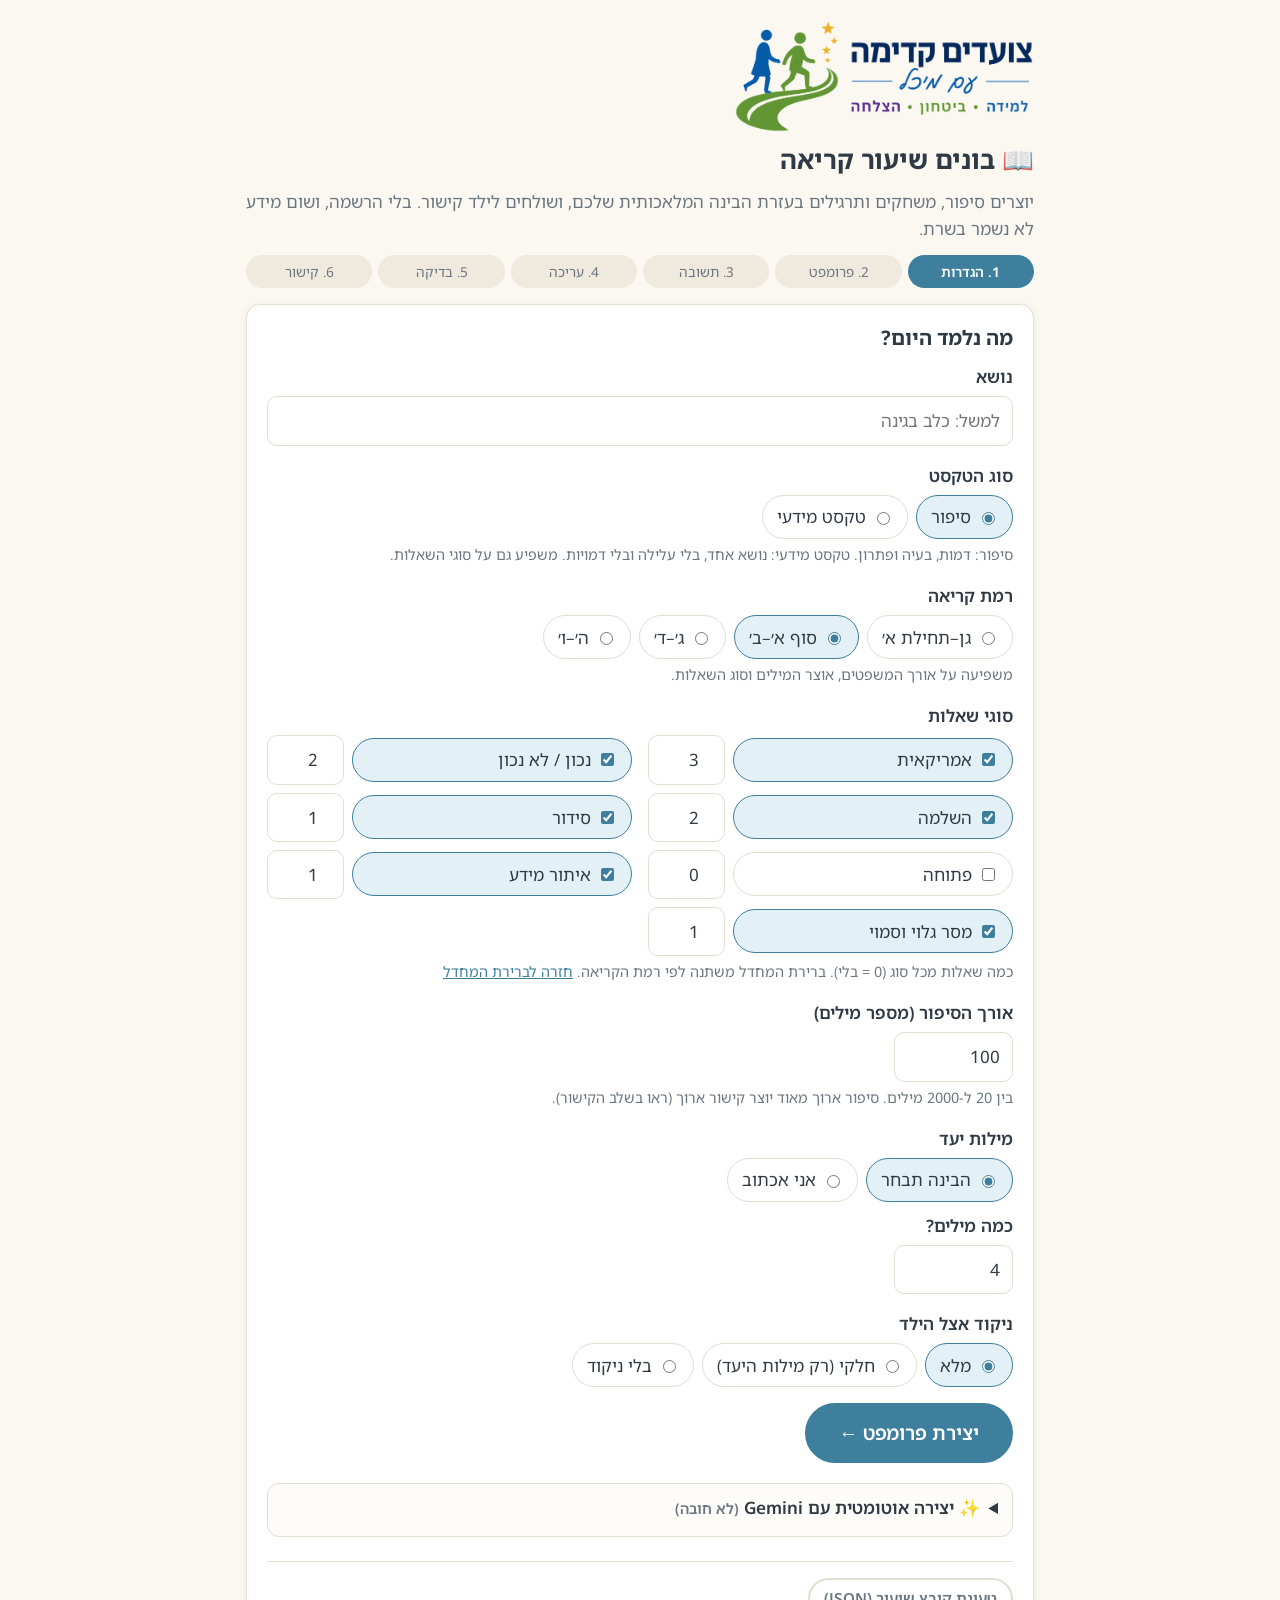
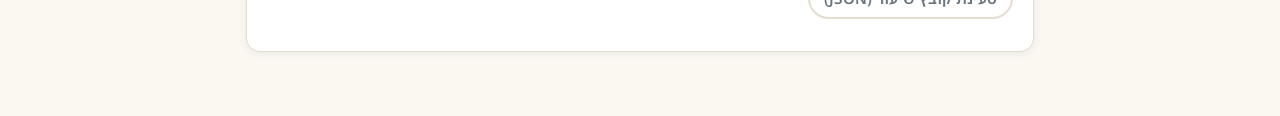
<file: index.html>
<!doctype html>
<html lang="he" dir="rtl">
<head>
  <meta charset="utf-8">
  <meta name="viewport" content="width=device-width, initial-scale=1, viewport-fit=cover">
  <title>בונים שיעור קריאה</title>
  <link rel="icon" href="data:image/svg+xml,%3Csvg xmlns=%27http://www.w3.org/2000/svg%27 viewBox=%270 0 100 100%27%3E%3Ctext y=%27.9em%27 font-size=%2790%27%3E📖%3C/text%3E%3C/svg%3E">
  <link rel="preconnect" href="https://fonts.googleapis.com">
  <link rel="preconnect" href="https://fonts.gstatic.com" crossorigin>
  <link rel="stylesheet" href="https://fonts.googleapis.com/css2?family=Noto+Sans+Hebrew:wght@400;600;700&display=swap">
  <link rel="stylesheet" href="css/style.css?v=28">
</head>
<body>
  <div class="wrap" id="wrap">
    <header class="site-head">
      <img class="site-logo" src="assets/logo-web.png" width="720" height="271" alt="צועדים קדימה עם מיכל – למידה, ביטחון, הצלחה">
      <h1>📖 בונים שיעור קריאה</h1>
      <p class="muted">יוצרים סיפור, משחקים ותרגילים בעזרת הבינה המלאכותית שלכם, ושולחים לילד קישור. בלי הרשמה, ושום מידע לא נשמר בשרת.</p>
    </header>

    <!-- Shown once, after the library's setup link was opened (see setupLibrary in builder.js) -->
    <div class="msgs" id="libraryMsgs"></div>

    <ol class="steps" id="steps">
      <li data-step="1">1. הגדרות</li>
      <li data-step="2">2. פרומפט</li>
      <li data-step="3">3. תשובה</li>
      <li data-step="4">4. עריכה</li>
      <li data-step="5">5. בדיקה</li>
      <li data-step="6">6. קישור</li>
    </ol>

    <!-- Automatic flow with Gemini: stage list, filled by builder.js -->
    <section id="autoFlow" class="card auto-flow" hidden>
      <div class="row">
        <strong class="grow">✨ יצירה אוטומטית</strong>
        <button type="button" class="btn small quiet" id="autoFlowClose">הסתרה</button>
      </div>
      <ol class="auto-stages" id="autoStages" aria-live="polite"></ol>
      <div class="auto-plan" id="autoPlan" hidden></div>
      <div class="msgs" id="autoFlowMsgs"></div>
    </section>

    <!-- Step 1: settings -->
    <section id="step1" class="card" hidden>
      <h2>מה נלמד היום?</h2>
      <form id="settingsForm" novalidate>
        <div class="field">
          <label for="topic">נושא</label>
          <input type="text" id="topic" required placeholder="למשל: כלב בגינה">
        </div>

        <div class="field">
          <span class="label">סוג הטקסט</span>
          <div class="choices" id="genreChoices"></div>
          <div class="hint">סיפור: דמות, בעיה ופתרון. טקסט מידעי: נושא אחד, בלי עלילה ובלי דמויות. משפיע גם על סוגי השאלות.</div>
        </div>

        <div class="field">
          <span class="label">רמת קריאה</span>
          <div class="choices" id="levelChoices"></div>
          <div class="hint">משפיעה על אורך המשפטים, אוצר המילים וסוג השאלות.</div>
        </div>

        <div class="field">
          <span class="label">סוגי שאלות</span>
          <div class="ex-types" id="exTypes"></div>
          <div class="hint">כמה שאלות מכל סוג (0 = בלי). ברירת המחדל משתנה לפי רמת הקריאה.
            <button type="button" class="link-btn" id="exDefaults">חזרה לברירת המחדל</button></div>
        </div>

        <div class="field">
          <label for="length">אורך הסיפור (מספר מילים)</label>
          <input type="number" id="length" class="narrow" min="20" max="2000" step="10" value="100" inputmode="numeric">
          <div class="hint">בין 20 ל-2000 מילים. סיפור ארוך מאוד יוצר קישור ארוך (ראו בשלב הקישור).</div>
        </div>

        <div class="field">
          <span class="label">מילות יעד</span>
          <div class="choices">
            <label class="choice"><input type="radio" name="wordsMode" value="number" checked> הבינה תבחר</label>
            <label class="choice"><input type="radio" name="wordsMode" value="list"> אני אכתוב</label>
          </div>
          <div id="wordsNumberBox" class="field" style="margin-top:10px">
            <label for="wordCount">כמה מילים?</label>
            <input type="number" id="wordCount" class="narrow" min="2" max="10" value="4" inputmode="numeric">
          </div>
          <div id="wordsListBox" class="field" style="margin-top:10px" hidden>
            <label for="wordList">המילים (מופרדות בפסיק או בשורה חדשה)</label>
            <textarea id="wordList" rows="3" placeholder="כלב, גינה, כדור"></textarea>
            <div class="hint">בין 2 ל-10 מילים, בלי ניקוד. הניקוד יתווסף בהמשך בעזרת הנקדן של דיקטה.</div>
          </div>
        </div>

        <div class="field">
          <span class="label">ניקוד אצל הילד</span>
          <div class="choices">
            <label class="choice"><input type="radio" name="nikud" value="full" checked> מלא</label>
            <label class="choice"><input type="radio" name="nikud" value="partial"> חלקי (רק מילות היעד)</label>
            <label class="choice"><input type="radio" name="nikud" value="none"> בלי ניקוד</label>
          </div>
        </div>

        <div class="msgs" id="settingsMsgs"></div>

        <div class="row">
          <button type="button" class="btn primary big" id="autoCreate" hidden>✨ צור שיעור</button>
          <button type="submit" class="btn primary big" id="makePrompt">יצירת פרומפט ←</button>
        </div>
        <label class="choice fast-mode" id="fastModeBox" hidden>
          <input type="checkbox" id="fastMode"> מצב מהיר
          <span class="muted small">(הרעיון הראשון והמתווה מאושרים אוטומטית)</span>
        </label>
        <p class="muted small" id="autoCreateHint" style="margin-top:8px" hidden>
          "צור שיעור" כותב את השיעור עם Gemini, בודק אותו ומכין את הניקוד. "יצירת פרומפט" מתאים להעתקה לכל צ׳אט (גם ChatGPT).
        </p>
      </form>

      <details class="gemini-box" id="geminiBox">
        <summary>✨ יצירה אוטומטית עם Gemini <span class="muted small">(לא חובה)</span> <span class="tag" id="geminiState" hidden>מפתח שמור</span></summary>
        <p class="small">עם מפתח חינמי של Gemini, האתר כותב את השיעור ובודק אותו בעצמו, בלי להעתיק ולהדביק.
          <a href="gemini-setup.html" target="_blank" rel="noopener">איך מקבלים מפתח?</a></p>
        <div class="field">
          <label for="geminiKey">מפתח Gemini API</label>
          <input type="password" id="geminiKey" class="code-input" autocomplete="off" spellcheck="false" placeholder="הדביקו כאן את המפתח">
          <div class="hint">⚠️ המפתח נשמר רק בדפדפן הזה. אל תשמרו מפתח במחשב משותף (למשל בחדר המורים), ומחקו אותו כשמסיימים.</div>
        </div>
        <div class="row">
          <button type="button" class="btn small" id="checkKey">בדוק מפתח</button>
          <button type="button" class="btn small danger" id="deleteKey">מחק מפתח</button>
        </div>
        <div class="msgs" id="geminiMsgs"></div>
      </details>

      <hr style="border:none;border-top:1px solid var(--line);margin:24px 0 16px">
      <div class="row">
        <button type="button" class="btn small" id="resumeDraft" hidden>להמשיך לערוך את השיעור האחרון</button>
        <button type="button" class="btn small quiet" id="loadJsonBtn">טעינת קובץ שיעור (JSON)</button>
        <input type="file" id="loadJsonInput" accept=".json,application/json" hidden>
      </div>
      <div class="msgs" id="loadMsgs"></div>
    </section>

    <!-- Step 2: prompt -->
    <section id="step2" class="card" hidden>
      <h2>העתיקו את הפרומפט</h2>
      <p>הדביקו בצ׳אט של הבינה שלכם ושלחו.<br><span class="muted small">מתאים לכל צ׳אט: <bdi>ChatGPT</bdi>, <bdi>Gemini</bdi> ואחרים.</span></p>
      <div class="row" style="margin-bottom:12px">
        <button type="button" class="btn primary big" id="copyPrompt">📋 העתק</button>
      </div>
      <div class="msg info model-tip" id="modelTip"><strong>לתוצאה הטובה ביותר, בחרו בצ׳אט את המודל החזק ביותר שיש לכם (למשל Pro ב-Gemini), ולא מצב מהיר או בחירה אוטומטית.</strong></div>
      <p class="muted small">העתיקו את התשובה בכפתור ההעתקה שמעל בלוק הקוד. אם הבינה יצרה קובץ, אפשר לטעון אותו בכפתור טעינת קובץ.</p>
      <details>
        <summary class="muted small" style="cursor:pointer;margin-bottom:8px">הצגת הפרומפט</summary>
        <pre class="prompt" id="promptText"></pre>
      </details>
      <div class="row" style="margin-top:16px">
        <button type="button" class="btn quiet" data-go="1">→ חזרה</button>
        <span class="grow"></span>
        <button type="button" class="btn primary" data-go="3">קיבלתי תשובה ←</button>
      </div>
    </section>

    <!-- Step 3: paste response -->
    <section id="step3" class="card" hidden>
      <h2>הדביקו את התשובה</h2>
      <p class="muted">העתיקו את כל התשובה של הבינה והדביקו כאן.</p>
      <div class="field">
        <textarea id="response" rows="10" class="code" placeholder="{ ... }"></textarea>
      </div>
      <div class="row" style="margin-bottom:12px">
        <span class="muted small">הבינה יצרה קובץ?</span>
        <button type="button" class="btn small quiet" id="responseFileBtn">📂 טעינת קובץ</button>
        <input type="file" id="responseFileInput" accept=".json,.txt,application/json,text/plain" hidden>
      </div>
      <div class="msgs" id="parseMsgs"></div>
      <div id="fixBox" hidden>
        <p><strong>אפשר לשלוח לבינה את ההודעה הזו כדי שתתקן:</strong></p>
        <pre class="prompt" id="fixText"></pre>
        <div class="row" style="margin-bottom:12px">
          <button type="button" class="btn" id="copyFix">📋 העתק הודעת תיקון</button>
        </div>
      </div>
      <div class="row">
        <button type="button" class="btn quiet" data-go="2">→ חזרה</button>
        <span class="grow"></span>
        <button type="button" class="btn" id="continueAnyway" hidden>להמשיך לעריכה בכל זאת ←</button>
        <button type="button" class="btn primary" id="parseBtn">בדיקה ←</button>
      </div>
    </section>

    <!-- Step 4: preview & edit -->
    <section id="step4" hidden>
      <div class="editor-grid">
        <div class="card" id="editorCol">
          <h2>עריכה</h2>
          <div id="editor"></div>
        </div>
        <div class="preview-col">
          <div class="card">
            <h2>כך הילד יראה</h2>
            <div class="msgs" id="checkMsgs"></div>
            <details class="plan-view" id="planView" hidden>
              <summary>📝 התכנון של הבינה (לא נשמר בשיעור)</summary>
              <div id="planViewBody"></div>
            </details>
            <div class="preview" id="preview"></div>
            <div class="row" style="margin-top:16px">
              <button type="button" class="btn quiet" data-go="3">→ חזרה</button>
              <span class="grow"></span>
              <button type="button" class="btn primary big" id="makeLink">המשך לבדיקה ←</button>
            </div>
          </div>
        </div>
      </div>
    </section>

    <!-- Step 5: text review (optional) and nikud with Dicta (required unless "no nikud") -->
    <section id="step5" class="card" hidden>
      <div class="row">
        <h2 class="grow" style="margin:0" id="step5Title">בדיקה וניקוד</h2>
        <button type="button" class="btn small quiet" id="skipCheck">דילוג ליצירת קישור ←</button>
      </div>
      <p class="muted" style="margin-top:8px" id="step5Intro"></p>
      <div class="msgs" id="haserMsgs"></div>

      <div class="check-part">
        <h3>1. בדיקת טקסט: איות, דקדוק וניסוח <span class="muted small">(לא חובה)</span></h3>
        <p class="small">💡 מומלץ להשתמש בבינה אחרת, או לפחות בצ׳אט חדש, כדי לקבל עין רעננה.</p>
        <div class="row" style="margin-bottom:12px">
          <button type="button" class="btn" id="makeReviewPrompt">יצירת פרומפט ביקורת</button>
        </div>
        <div id="reviewPromptBox" hidden>
          <div class="row" style="margin-bottom:8px">
            <button type="button" class="btn primary" id="copyReviewPrompt">📋 העתק</button>
            <span class="muted small">הדביקו בצ׳אט ושלחו, ואז העתיקו את התשובה לכאן.</span>
          </div>
          <details>
            <summary class="muted small" style="cursor:pointer;margin-bottom:8px">הצגת הפרומפט</summary>
            <pre class="prompt" id="reviewPromptText"></pre>
          </details>
          <div class="field" style="margin-top:12px">
            <label for="reviewResponse">התשובה של הבינה</label>
            <textarea id="reviewResponse" rows="6" class="code" placeholder="[ ... ]"></textarea>
          </div>
          <div class="row" style="margin-bottom:12px">
            <button type="button" class="btn" id="parseReview">הצגת ההצעות</button>
          </div>
        </div>
        <div class="msgs" id="reviewMsgs"></div>
        <div id="reviewList"></div>
      </div>

      <div class="check-part" id="nikudPart">
        <h3>2. ניקוד בנקדן של דיקטה <span class="tag">חובה</span></h3>
        <p class="small">💡 כדאי לעשות קודם את בדיקת הטקסט: כל שינוי בטקסט אחרי הניקוד מחייב לנקד שוב.</p>
        <div class="auto-nikud">
          <div class="row">
            <button type="button" class="btn primary" id="autoNikud">✨ נקד אוטומטית בדיקטה</button>
            <a class="small" href="dicta-setup.html" target="_blank" rel="noopener">איך מתקינים? (פעם אחת)</a>
          </div>
          <p class="muted small" style="margin:8px 0 0">דיקטה תיפתח בחלון חדש, תנקד את הטקסט ותיסגר לבד. צריך להתקין פעם אחת תוסף קטן לדפדפן.</p>
          <div class="msgs" id="autoNikudMsgs"></div>
        </div>
        <p class="small" style="margin-top:12px"><strong>או ידנית:</strong></p>
        <ol class="small check-steps">
          <li>
            <button type="button" class="btn small" id="copyPlain">📋 העתק טקסט בלי ניקוד</button>
          </li>
          <li>
            פתחו את <a href="https://nakdan.dicta.org.il" target="_blank" rel="noopener">הנקדן של דיקטה</a>.
            בדיקטה, בגלגל השיניים, בחרו: <strong>סגנון מודרני, ניקוד בכתיב מלא</strong>.
            אחר כך הדביקו את הטקסט. הניקוד מופיע לבד אחרי רגע; העתיקו את התוצאה בכפתור ההעתקה של דיקטה.
          </li>
          <li>הדביקו כאן את הטקסט המנוקד. האתר יבדוק שהאותיות זהות ויוסיף את הניקוד לשיעור:</li>
        </ol>
        <div class="field">
          <textarea id="dictaText" rows="6" lang="he" placeholder="הטקסט המנוקד מדיקטה"></textarea>
        </div>
        <div class="row" style="margin-bottom:12px">
          <button type="button" class="btn primary" id="compareNikud">החלת הניקוד</button>
        </div>
        <div class="msgs" id="nikudMsgs"></div>
        <div class="msgs" id="secondMsgs"></div>
        <details class="second-manual" id="secondManual">
          <summary class="small" style="cursor:pointer">🔁 בדיקה כפולה של הניקוד בכל צ׳אט (בלי מפתח)</summary>
          <p class="small" style="margin:8px 0">בינה נוספת מנקדת את אותו טקסט, והמילים שהיא קוראת אחרת מדיקטה מסומנות בתצוגה המקדימה. מתאים כשאין מפתח של Gemini, כשנגמרה המכסה, או כשעובדים בהעתק-הדבק. עושים את זה אחרי הניקוד בדיקטה.</p>
          <ol class="small check-steps">
            <li><button type="button" class="btn small" id="copySecondPrompt">📋 העתק פרומפט לבדיקה כפולה</button></li>
            <li>הדביקו אותו בצ׳אט של בינה (Gemini, ChatGPT ואחרים) ושלחו.</li>
            <li>העתיקו את כל התשובה והדביקו כאן:</li>
          </ol>
          <div class="field">
            <textarea id="secondResponse" rows="6" lang="he" class="code" placeholder="```&#10;השורות המנוקדות&#10;```"></textarea>
          </div>
          <div class="row" style="margin-bottom:8px">
            <button type="button" class="btn" id="compareSecond">השוואה</button>
          </div>
          <div class="msgs" id="secondManualMsgs"></div>
        </details>
        <div id="nikudList"></div>
      </div>

      <div class="msgs" id="checkStepMsgs"></div>
      <div class="row" style="margin-top:16px">
        <button type="button" class="btn quiet" data-go="4">→ חזרה לעריכה</button>
        <span class="grow"></span>
        <button type="button" class="btn primary big" id="toLink">יצירת קישור ←</button>
      </div>
    </section>

    <!-- Step 6: link -->
    <section id="step6" class="card" hidden>
      <h2>🎉 הקישור מוכן</h2>
      <p>שלחו את הקישור לילד. השיעור כולו נמצא בתוך הקישור עצמו.</p>
      <div class="link-box" id="linkBox"></div>
      <p class="muted small" id="linkInfo"></p>
      <div class="row" style="margin-bottom:16px">
        <button type="button" class="btn primary" id="copyLink">📋 העתק קישור</button>
        <a class="btn" id="waLink" target="_blank" rel="noopener">💬 שלח בוואטסאפ</a>
        <a class="btn" id="openLink" target="_blank" rel="noopener">▶️ פתח לבדיקה</a>
        <button type="button" class="btn" id="addLibrary" hidden>📚 הוסף לספרייה</button>
      </div>
      <div class="msgs" id="libraryStatus"></div>
      <h3>דף עבודה להדפסה</h3>
      <p class="muted small">הסיפור והתרגילים על דף A4, לפי מצב הניקוד. סדר האפשרויות מעורבב, וקבוע לאותו שיעור.</p>
      <div class="row" style="margin-bottom:16px">
        <button type="button" class="btn" id="printBtn">🖨️ הדפסה</button>
        <label class="choice"><input type="checkbox" id="printAnswers"> לכלול דף תשובות</label>
      </div>
      <h3>גיבוי</h3>
      <p class="muted small">שמרו את קובץ השיעור כדי לערוך אותו שוב בעתיד (בעמוד הראשון: "טעינת קובץ שיעור").</p>
      <div class="row" style="margin-bottom:16px">
        <button type="button" class="btn" id="downloadJson">⬇️ הורדת קובץ שיעור</button>
      </div>
      <div class="row">
        <button type="button" class="btn quiet" data-go="5">→ חזרה</button>
        <span class="grow"></span>
        <button type="button" class="btn quiet" id="newLesson">שיעור חדש</button>
      </div>
    </section>
  </div>

  <!-- Filled by the print button; only the print stylesheet shows it. -->
  <div id="printArea"></div>

  <script src="js/lz-string.min.js?v=28"></script>
  <script src="js/hebrew.js?v=28"></script>
  <script src="js/util.js?v=28"></script>
  <script src="js/lesson.js?v=28"></script>
  <script src="js/render.js?v=28"></script>
  <script src="js/pics.js?v=28"></script>
  <script src="js/levels.js?v=28"></script>
  <script src="js/examples.js?v=28"></script>
  <script src="js/prompt.js?v=28"></script>
  <script src="js/review.js?v=28"></script>
  <script src="js/print.js?v=28"></script>
  <script src="js/dicta.js?v=28"></script>
  <script src="js/gemini.js?v=28"></script>
  <script src="js/builder.js?v=28"></script>
</body>
</html>
</file>
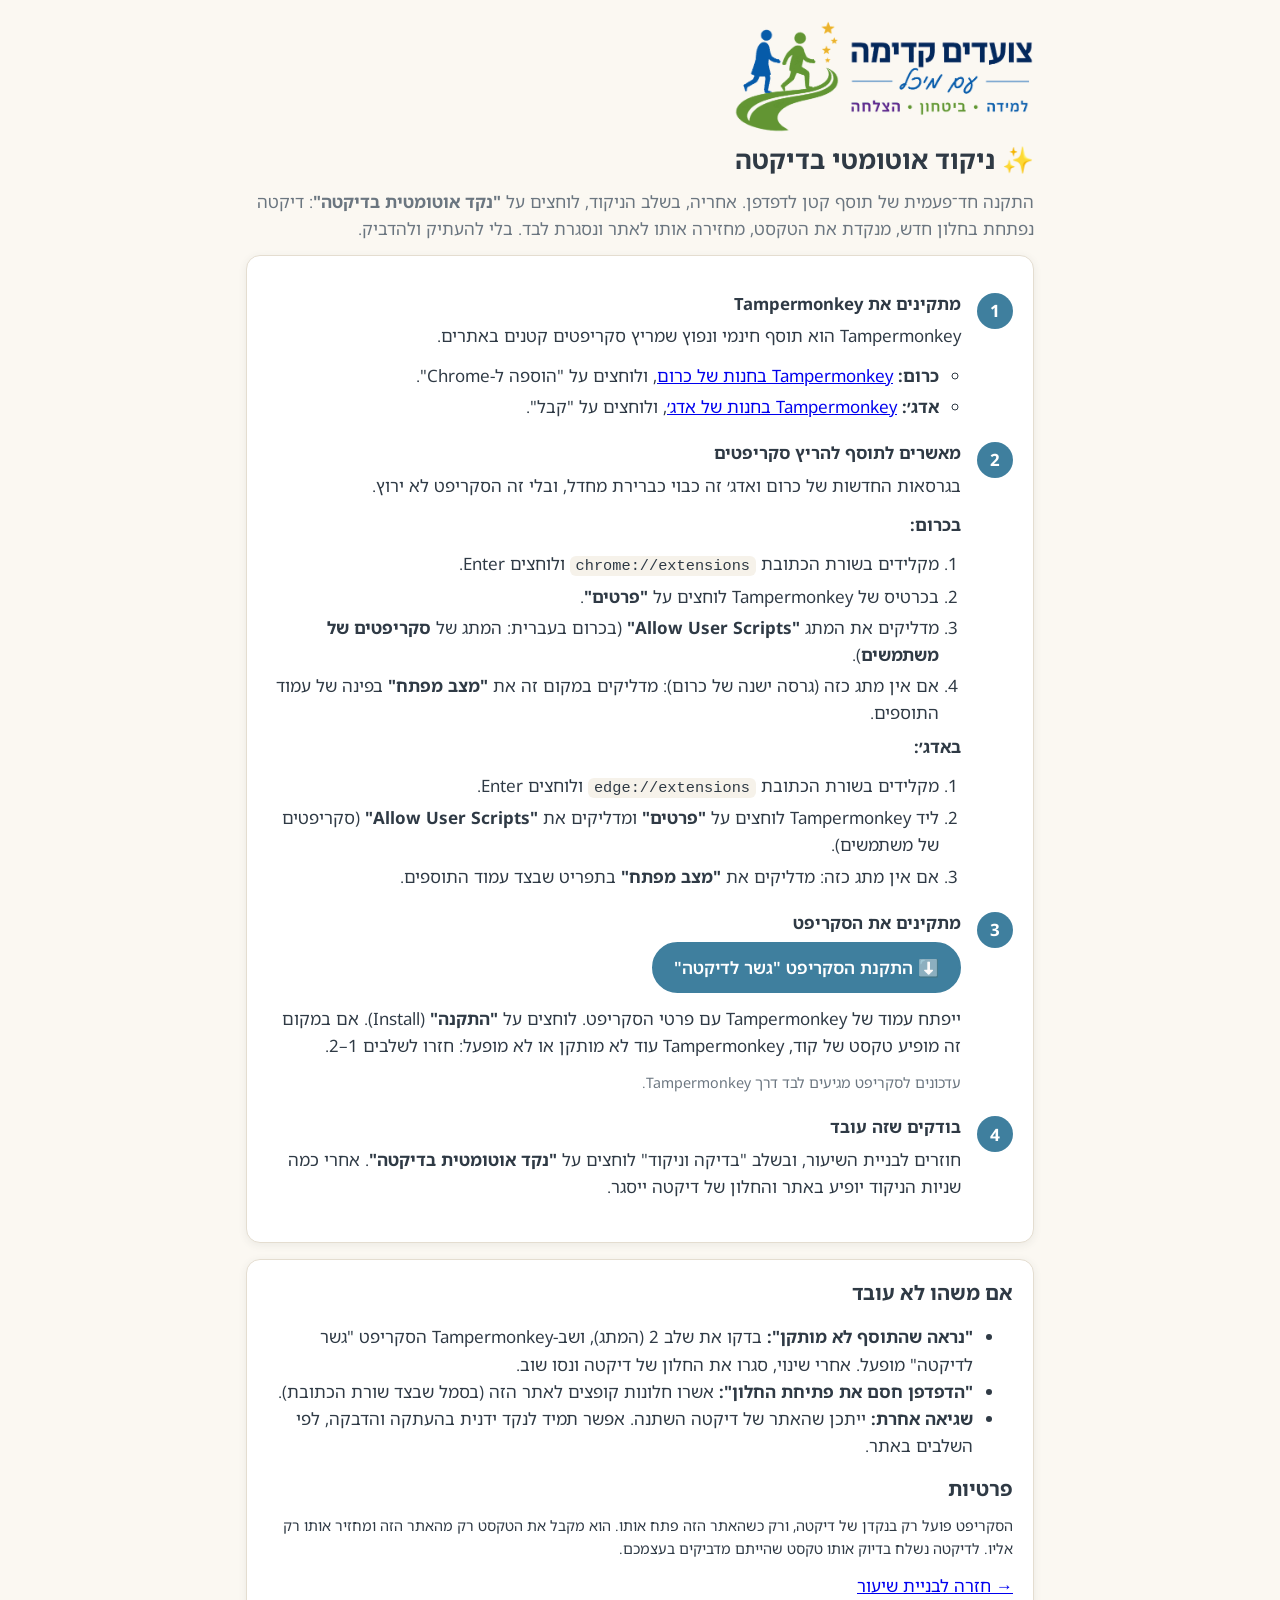
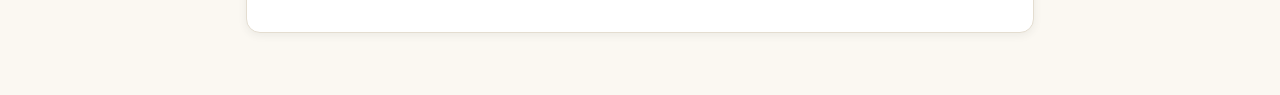
<file: dicta-setup.html>
<!doctype html>
<html lang="he" dir="rtl">
<head>
  <meta charset="utf-8">
  <meta name="viewport" content="width=device-width, initial-scale=1, viewport-fit=cover">
  <title>ניקוד אוטומטי בדיקטה – התקנה</title>
  <link rel="icon" href="data:image/svg+xml,%3Csvg xmlns=%27http://www.w3.org/2000/svg%27 viewBox=%270 0 100 100%27%3E%3Ctext y=%27.9em%27 font-size=%2790%27%3E📖%3C/text%3E%3C/svg%3E">
  <link rel="preconnect" href="https://fonts.googleapis.com">
  <link rel="preconnect" href="https://fonts.gstatic.com" crossorigin>
  <link rel="stylesheet" href="https://fonts.googleapis.com/css2?family=Noto+Sans+Hebrew:wght@400;600;700&display=swap">
  <link rel="stylesheet" href="css/style.css?v=28">
</head>
<body>
  <div class="wrap">
    <header class="site-head">
      <a href="index.html"><img class="site-logo" src="assets/logo-web.png" width="720" height="271" alt="צועדים קדימה עם מיכל – למידה, ביטחון, הצלחה"></a>
      <h1>✨ ניקוד אוטומטי בדיקטה</h1>
      <p class="muted">התקנה חד־פעמית של תוסף קטן לדפדפן. אחריה, בשלב הניקוד, לוחצים על <strong>"נקד אוטומטית בדיקטה"</strong>:
        דיקטה נפתחת בחלון חדש, מנקדת את הטקסט, מחזירה אותו לאתר ונסגרת לבד. בלי להעתיק ולהדביק.</p>
    </header>

    <section class="card">
      <ol class="setup-steps">
        <li>
          <h3>מתקינים את Tampermonkey</h3>
          <p>Tampermonkey הוא תוסף חינמי ונפוץ שמריץ סקריפטים קטנים באתרים.</p>
          <ul>
            <li><strong>כרום:</strong> <a href="https://chromewebstore.google.com/detail/tampermonkey/dhdgffkkebhmkfjojejmpbldmpobfkfo" target="_blank" rel="noopener">Tampermonkey בחנות של כרום</a>, ולוחצים על "הוספה ל-Chrome".</li>
            <li><strong>אדג׳:</strong> <a href="https://microsoftedge.microsoft.com/addons/detail/tampermonkey/iikmkjmpaadaobahmlepeloendndfphd" target="_blank" rel="noopener">Tampermonkey בחנות של אדג׳</a>, ולוחצים על "קבל".</li>
          </ul>
        </li>

        <li>
          <h3>מאשרים לתוסף להריץ סקריפטים</h3>
          <p>בגרסאות החדשות של כרום ואדג׳ זה כבוי כברירת מחדל, ובלי זה הסקריפט לא ירוץ.</p>
          <p><strong>בכרום:</strong></p>
          <ol>
            <li>מקלידים בשורת הכתובת <code class="addr">chrome://extensions</code> ולוחצים Enter.</li>
            <li>בכרטיס של Tampermonkey לוחצים על <strong>"פרטים"</strong>.</li>
            <li>מדליקים את המתג <strong>"Allow User Scripts"</strong> (בכרום בעברית: המתג של <strong>סקריפטים של משתמשים</strong>).</li>
            <li>אם אין מתג כזה (גרסה ישנה של כרום): מדליקים במקום זה את <strong>"מצב מפתח"</strong> בפינה של עמוד התוספים.</li>
          </ol>
          <p><strong>באדג׳:</strong></p>
          <ol>
            <li>מקלידים בשורת הכתובת <code class="addr">edge://extensions</code> ולוחצים Enter.</li>
            <li>ליד Tampermonkey לוחצים על <strong>"פרטים"</strong> ומדליקים את <strong>"Allow User Scripts"</strong> (סקריפטים של משתמשים).</li>
            <li>אם אין מתג כזה: מדליקים את <strong>"מצב מפתח"</strong> בתפריט שבצד עמוד התוספים.</li>
          </ol>
        </li>

        <li>
          <h3>מתקינים את הסקריפט</h3>
          <p><a class="btn primary" id="installLink" href="userscripts/dicta-bridge.user.js">⬇️ התקנת הסקריפט "גשר לדיקטה"</a></p>
          <p>ייפתח עמוד של Tampermonkey עם פרטי הסקריפט. לוחצים על <strong>"התקנה"</strong> (Install).
            אם במקום זה מופיע טקסט של קוד, Tampermonkey עוד לא מותקן או לא מופעל: חזרו לשלבים 1–2.</p>
          <p class="muted small">עדכונים לסקריפט מגיעים לבד דרך Tampermonkey.</p>
        </li>

        <li>
          <h3>בודקים שזה עובד</h3>
          <p>חוזרים לבניית השיעור, ובשלב "בדיקה וניקוד" לוחצים על <strong>"נקד אוטומטית בדיקטה"</strong>.
            אחרי כמה שניות הניקוד יופיע באתר והחלון של דיקטה ייסגר.</p>
        </li>
      </ol>
    </section>

    <section class="card">
      <h2>אם משהו לא עובד</h2>
      <ul>
        <li><strong>"נראה שהתוסף לא מותקן":</strong> בדקו את שלב 2 (המתג), ושב-Tampermonkey הסקריפט "גשר לדיקטה" מופעל. אחרי שינוי, סגרו את החלון של דיקטה ונסו שוב.</li>
        <li><strong>"הדפדפן חסם את פתיחת החלון":</strong> אשרו חלונות קופצים לאתר הזה (בסמל שבצד שורת הכתובת).</li>
        <li><strong>שגיאה אחרת:</strong> ייתכן שהאתר של דיקטה השתנה. אפשר תמיד לנקד ידנית בהעתקה והדבקה, לפי השלבים באתר.</li>
      </ul>
      <h2>פרטיות</h2>
      <p class="small">הסקריפט פועל רק בנקדן של דיקטה, ורק כשהאתר הזה פתח אותו. הוא מקבל את הטקסט רק מהאתר הזה ומחזיר אותו רק אליו.
        לדיקטה נשלח בדיוק אותו טקסט שהייתם מדביקים בעצמכם.</p>
      <p><a href="index.html">→ חזרה לבניית שיעור</a></p>
    </section>
  </div>
</body>
</html>
</file>
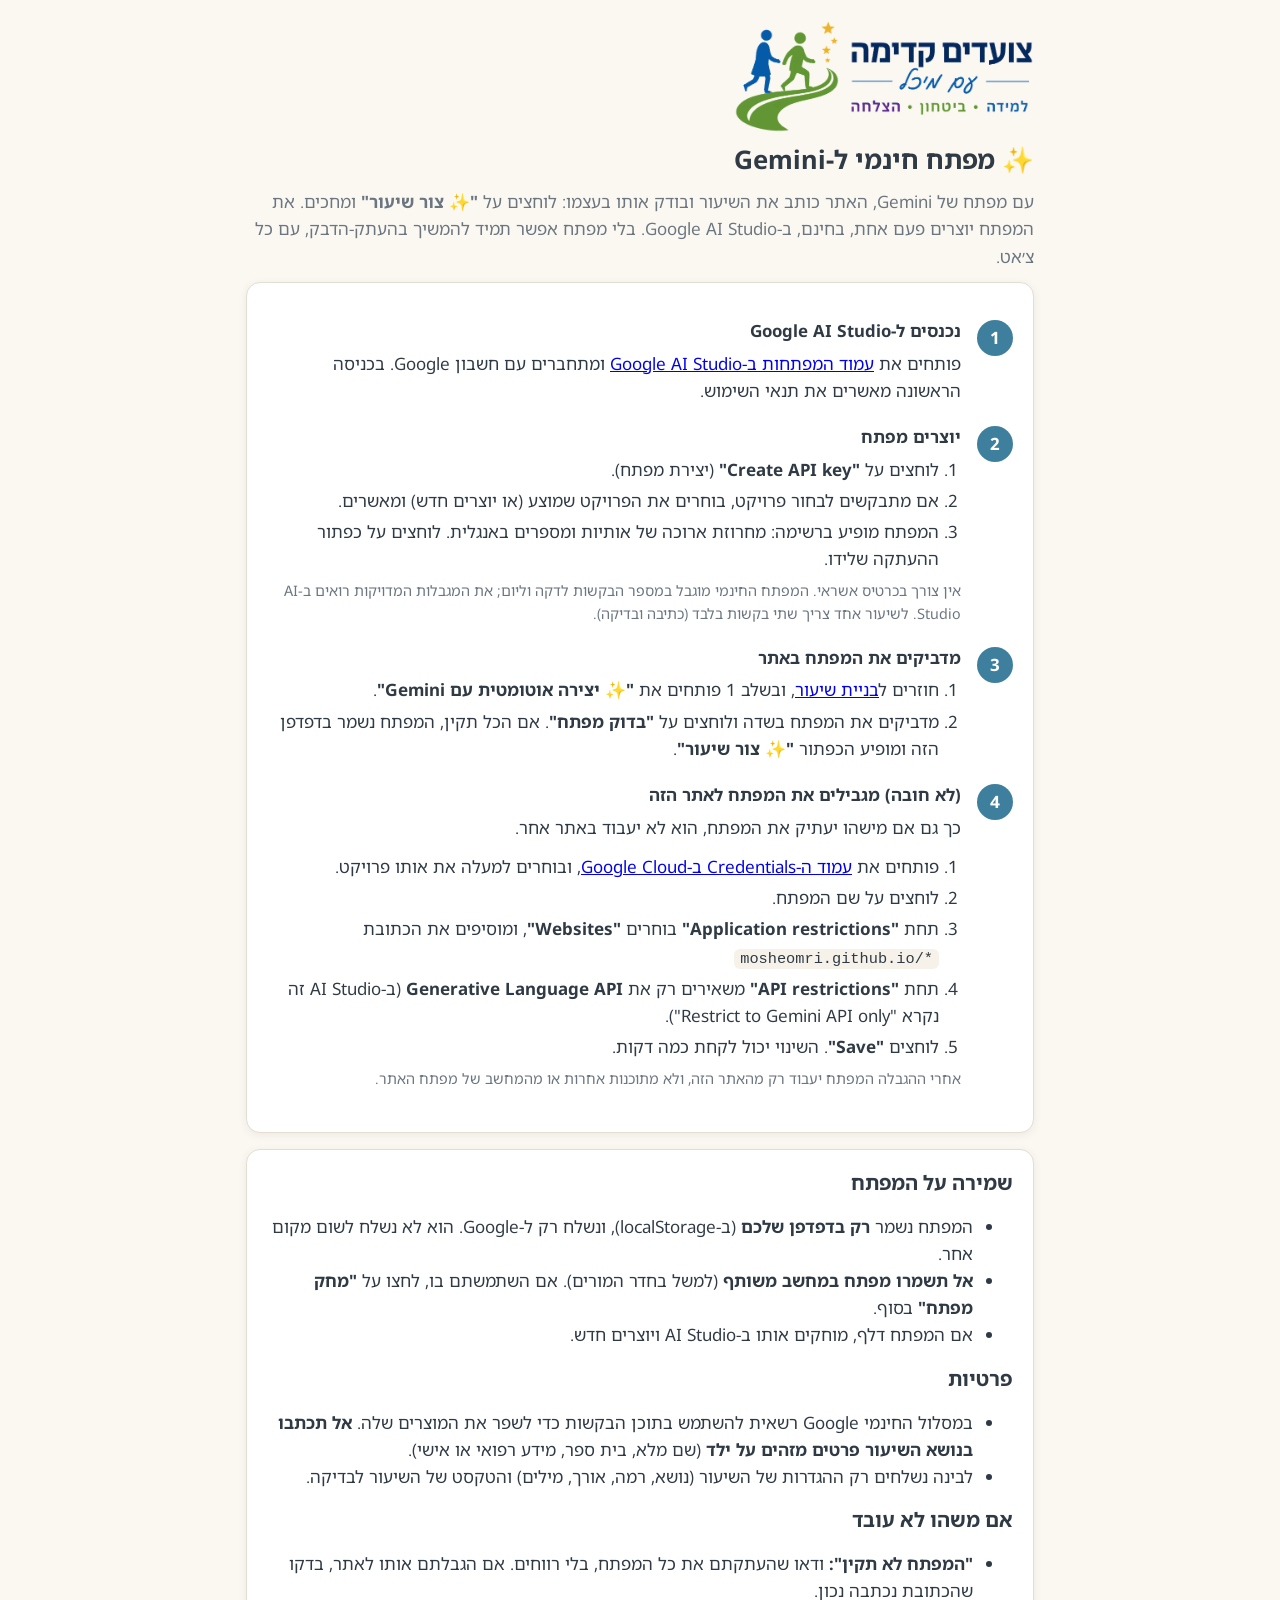
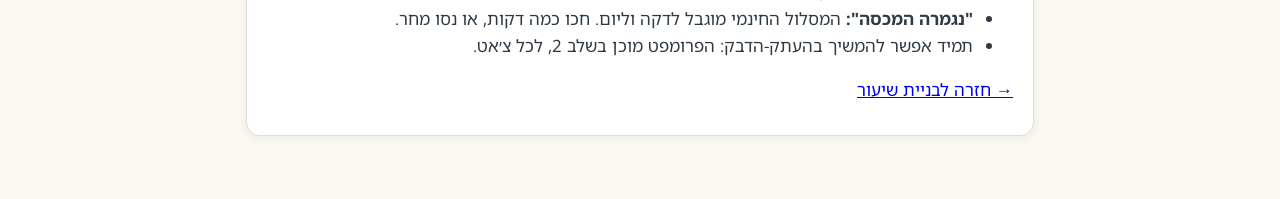
<file: gemini-setup.html>
<!doctype html>
<html lang="he" dir="rtl">
<head>
  <meta charset="utf-8">
  <meta name="viewport" content="width=device-width, initial-scale=1, viewport-fit=cover">
  <title>מפתח Gemini – הוראות</title>
  <link rel="icon" href="data:image/svg+xml,%3Csvg xmlns=%27http://www.w3.org/2000/svg%27 viewBox=%270 0 100 100%27%3E%3Ctext y=%27.9em%27 font-size=%2790%27%3E📖%3C/text%3E%3C/svg%3E">
  <link rel="preconnect" href="https://fonts.googleapis.com">
  <link rel="preconnect" href="https://fonts.gstatic.com" crossorigin>
  <link rel="stylesheet" href="https://fonts.googleapis.com/css2?family=Noto+Sans+Hebrew:wght@400;600;700&display=swap">
  <link rel="stylesheet" href="css/style.css?v=28">
</head>
<body>
  <div class="wrap">
    <header class="site-head">
      <a href="index.html"><img class="site-logo" src="assets/logo-web.png" width="720" height="271" alt="צועדים קדימה עם מיכל – למידה, ביטחון, הצלחה"></a>
      <h1>✨ מפתח חינמי ל-Gemini</h1>
      <p class="muted">עם מפתח של Gemini, האתר כותב את השיעור ובודק אותו בעצמו: לוחצים על <strong>"✨ צור שיעור"</strong> ומחכים.
        את המפתח יוצרים פעם אחת, בחינם, ב-Google AI Studio. בלי מפתח אפשר תמיד להמשיך בהעתק-הדבק, עם כל צ׳אט.</p>
    </header>

    <section class="card">
      <ol class="setup-steps">
        <li>
          <h3>נכנסים ל-Google AI Studio</h3>
          <p>פותחים את <a href="https://aistudio.google.com/api-keys" target="_blank" rel="noopener">עמוד המפתחות ב-Google AI Studio</a>
            ומתחברים עם חשבון Google. בכניסה הראשונה מאשרים את תנאי השימוש.</p>
        </li>
        <li>
          <h3>יוצרים מפתח</h3>
          <ol>
            <li>לוחצים על <strong>"Create API key"</strong> (יצירת מפתח).</li>
            <li>אם מתבקשים לבחור פרויקט, בוחרים את הפרויקט שמוצע (או יוצרים חדש) ומאשרים.</li>
            <li>המפתח מופיע ברשימה: מחרוזת ארוכה של אותיות ומספרים באנגלית. לוחצים על כפתור ההעתקה שלידו.</li>
          </ol>
          <p class="muted small">אין צורך בכרטיס אשראי. המפתח החינמי מוגבל במספר הבקשות לדקה וליום; את המגבלות המדויקות רואים ב-AI Studio.
            לשיעור אחד צריך שתי בקשות בלבד (כתיבה ובדיקה).</p>
        </li>
        <li>
          <h3>מדביקים את המפתח באתר</h3>
          <ol>
            <li>חוזרים ל<a href="index.html">בניית שיעור</a>, ובשלב 1 פותחים את <strong>"✨ יצירה אוטומטית עם Gemini"</strong>.</li>
            <li>מדביקים את המפתח בשדה ולוחצים על <strong>"בדוק מפתח"</strong>. אם הכל תקין, המפתח נשמר בדפדפן הזה ומופיע הכפתור <strong>"✨ צור שיעור"</strong>.</li>
          </ol>
        </li>
        <li>
          <h3>(לא חובה) מגבילים את המפתח לאתר הזה</h3>
          <p>כך גם אם מישהו יעתיק את המפתח, הוא לא יעבוד באתר אחר.</p>
          <ol>
            <li>פותחים את <a href="https://console.cloud.google.com/apis/credentials" target="_blank" rel="noopener">עמוד ה-Credentials ב-Google Cloud</a>, ובוחרים למעלה את אותו פרויקט.</li>
            <li>לוחצים על שם המפתח.</li>
            <li>תחת <strong>"Application restrictions"</strong> בוחרים <strong>"Websites"</strong>, ומוסיפים את הכתובת
              <code class="addr">mosheomri.github.io/*</code></li>
            <li>תחת <strong>"API restrictions"</strong> משאירים רק את <strong>Generative Language API</strong> (ב-AI Studio זה נקרא "Restrict to Gemini API only").</li>
            <li>לוחצים <strong>"Save"</strong>. השינוי יכול לקחת כמה דקות.</li>
          </ol>
          <p class="muted small">אחרי ההגבלה המפתח יעבוד רק מהאתר הזה, ולא מתוכנות אחרות או מהמחשב של מפתח האתר.</p>
        </li>
      </ol>
    </section>

    <section class="card">
      <h2>שמירה על המפתח</h2>
      <ul>
        <li>המפתח נשמר <strong>רק בדפדפן שלכם</strong> (ב-localStorage), ונשלח רק ל-Google. הוא לא נשלח לשום מקום אחר.</li>
        <li><strong>אל תשמרו מפתח במחשב משותף</strong> (למשל בחדר המורים). אם השתמשתם בו, לחצו על <strong>"מחק מפתח"</strong> בסוף.</li>
        <li>אם המפתח דלף, מוחקים אותו ב-AI Studio ויוצרים חדש.</li>
      </ul>
      <h2>פרטיות</h2>
      <ul>
        <li>במסלול החינמי Google רשאית להשתמש בתוכן הבקשות כדי לשפר את המוצרים שלה. <strong>אל תכתבו בנושא השיעור פרטים מזהים על ילד</strong> (שם מלא, בית ספר, מידע רפואי או אישי).</li>
        <li>לבינה נשלחים רק ההגדרות של השיעור (נושא, רמה, אורך, מילים) והטקסט של השיעור לבדיקה.</li>
      </ul>
      <h2>אם משהו לא עובד</h2>
      <ul>
        <li><strong>"המפתח לא תקין":</strong> ודאו שהעתקתם את כל המפתח, בלי רווחים. אם הגבלתם אותו לאתר, בדקו שהכתובת נכתבה נכון.</li>
        <li><strong>"נגמרה המכסה":</strong> המסלול החינמי מוגבל לדקה וליום. חכו כמה דקות, או נסו מחר.</li>
        <li>תמיד אפשר להמשיך בהעתק-הדבק: הפרומפט מוכן בשלב 2, לכל צ׳אט.</li>
      </ul>
      <p><a href="index.html">→ חזרה לבניית שיעור</a></p>
    </section>
  </div>
</body>
</html>
</file>
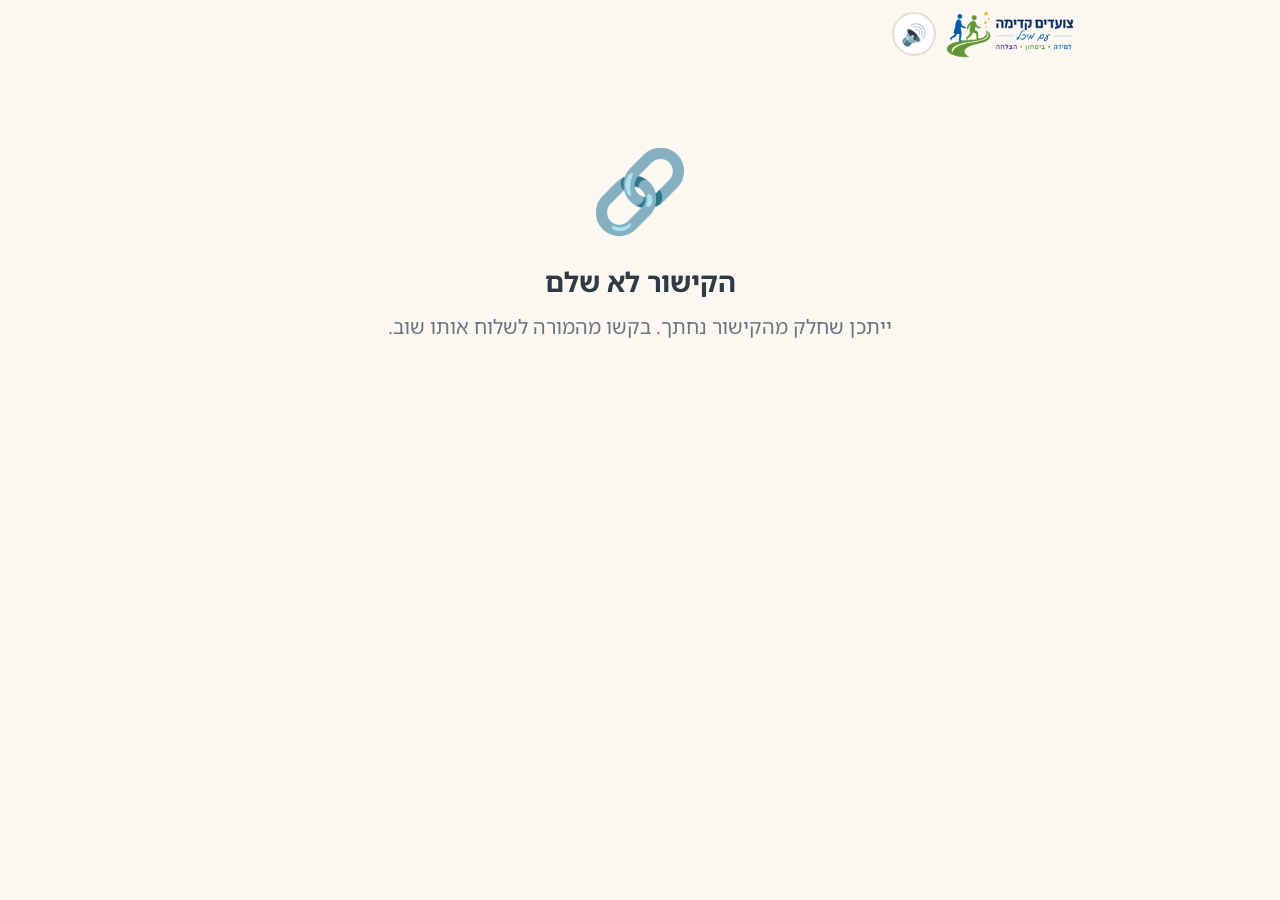
<file: play.html>
<!doctype html>
<html lang="he" dir="rtl">
<head>
  <meta charset="utf-8">
  <meta name="viewport" content="width=device-width, initial-scale=1, viewport-fit=cover">
  <meta name="referrer" content="no-referrer">
  <title>קוראים ביחד</title>
  <link rel="icon" href="data:image/svg+xml,%3Csvg xmlns=%27http://www.w3.org/2000/svg%27 viewBox=%270 0 100 100%27%3E%3Ctext y=%27.9em%27 font-size=%2790%27%3E📖%3C/text%3E%3C/svg%3E">
  <link rel="preconnect" href="https://fonts.googleapis.com">
  <link rel="preconnect" href="https://fonts.gstatic.com" crossorigin>
  <link rel="stylesheet" href="https://fonts.googleapis.com/css2?family=Noto+Sans+Hebrew:wght@400;600;700&display=swap">
  <link rel="stylesheet" href="css/style.css?v=28">
</head>
<body class="play">
  <div class="wrap">
    <div class="topbar">
      <img id="topLogo" class="top-logo" src="assets/logo-web.png" width="720" height="271" alt="צועדים קדימה עם מיכל" draggable="false">
      <div class="progress" role="progressbar" aria-label="התקדמות" aria-valuemin="0" aria-valuemax="100" aria-valuenow="0"><div id="progressFill"></div></div>
      <button type="button" id="muteBtn" class="mute-btn" aria-pressed="false" aria-label="השתקת הקול">🔊</button>
    </div>
    <main id="stage" class="stage" aria-live="polite"></main>
    <footer id="picCredit" class="pic-footer" hidden></footer>
  </div>
  <nav id="nav" class="nav-bar" aria-label="ניווט" hidden>
    <div class="nav-inner">
      <button type="button" id="navPrev" class="btn big nav-btn">→ הקודם</button>
      <button type="button" id="navNext" class="btn primary big nav-btn">הבא ←</button>
    </div>
  </nav>

  <script src="js/lz-string.min.js?v=28"></script>
  <script src="js/hebrew.js?v=28"></script>
  <script src="js/util.js?v=28"></script>
  <script src="js/lesson.js?v=28"></script>
  <script src="js/render.js?v=28"></script>
  <script src="js/pics.js?v=28"></script>
  <script src="js/games/memory.js?v=28"></script>
  <script src="js/games/build.js?v=28"></script>
  <script src="js/games/listen.js?v=28"></script>
  <script src="js/praise.js?v=28"></script>
  <script src="js/exercises.js?v=28"></script>
  <script src="js/reading.js?v=28"></script>
  <script src="js/player.js?v=28"></script>
</body>
</html>
</file>
<file: css/style.css>
/* ---------- Base ---------- */
:root {
  --bg: #fbf8f2;
  --card: #ffffff;
  --ink: #2f3a45;
  --muted: #6b7680;
  --line: #e4ddd0;
  --primary: #3f7f9e;
  --primary-ink: #ffffff;
  --primary-soft: #e3f0f6;
  --good: #5a9e6f;
  --good-soft: #e5f3e9;
  --warn: #b7791f;
  --warn-soft: #fdf3e1;
  --orange: #e8590c;
  --bad: #b04a4a;
  --bad-soft: #fbeaea;
  --highlight: #fff0a3;
  --current: #cfe8f7;   /* paced reading: the current word (target words use --highlight) */
  --radius: 14px;
  --shadow: 0 2px 8px rgba(47, 58, 69, 0.08);
  --font: 'Noto Sans Hebrew', 'Arial Hebrew', 'Segoe UI', Arial, sans-serif;
}

* { box-sizing: border-box; }

html { -webkit-text-size-adjust: 100%; }

body {
  margin: 0;
  background: var(--bg);
  color: var(--ink);
  font-family: var(--font);
  font-size: 17px;
  line-height: 1.6;
}

button, input, textarea, select { font: inherit; color: inherit; }

[hidden] { display: none !important; }

.wrap {
  max-width: 820px;
  margin: 0 auto;
  padding: 16px 16px 48px;
}

h1, h2, h3 { line-height: 1.3; margin: 0 0 12px; }

/* Logo (assets/logo-web.png: trimmed, transparent, 720 × 271) */
.site-head .site-logo { display: block; width: min(300px, 72vw); height: auto; margin: 4px 0 10px; }
.finish-logo { display: block; width: min(160px, 45vw); height: auto; margin: 28px auto 0; opacity: 0.95; }
h1 { font-size: 1.6rem; }
h2 { font-size: 1.25rem; }
h3 { font-size: 1.05rem; }
p { margin: 0 0 12px; }

.muted { color: var(--muted); }
.small { font-size: 0.9rem; }

/* ---------- Buttons ---------- */
.btn {
  display: inline-flex;
  align-items: center;
  justify-content: center;
  gap: 8px;
  min-height: 48px;
  padding: 10px 20px;
  border: 2px solid var(--primary);
  border-radius: 999px;
  background: var(--card);
  color: var(--primary);
  font-weight: 600;
  cursor: pointer;
  text-decoration: none;
  touch-action: manipulation;
  -webkit-tap-highlight-color: transparent;
}
.btn:hover { background: var(--primary-soft); }
.btn:focus-visible { outline: 3px solid var(--highlight); outline-offset: 2px; }
.btn.primary { background: var(--primary); color: var(--primary-ink); }
.btn.primary:hover { filter: brightness(1.08); }
.btn.big { min-height: 60px; font-size: 1.2rem; padding: 12px 32px; }
.btn.small { min-height: 40px; padding: 6px 14px; font-size: 0.95rem; }
.btn.quiet { border-color: var(--line); color: var(--muted); }
.btn.danger { border-color: var(--bad-soft); color: var(--bad); }
.btn:disabled { opacity: 0.45; cursor: default; }

.row { display: flex; flex-wrap: wrap; gap: 10px; align-items: center; }
.row.end { justify-content: flex-end; }
.row.center { justify-content: center; }
.grow { flex: 1 1 auto; }

/* ---------- Cards / forms (teacher) ---------- */
.card {
  background: var(--card);
  border: 1px solid var(--line);
  border-radius: var(--radius);
  box-shadow: var(--shadow);
  padding: 20px;
  margin-bottom: 16px;
}

.field { margin-bottom: 16px; }
.field > label, .field > .label { display: block; font-weight: 600; margin-bottom: 6px; }
.field .hint { font-size: 0.9rem; color: var(--muted); margin-top: 4px; }

input[type="text"], input[type="number"], textarea, select {
  width: 100%;
  min-height: 48px;
  padding: 10px 12px;
  border: 1.5px solid var(--line);
  border-radius: 10px;
  background: #fff;
}
input:focus, textarea:focus, select:focus { outline: none; border-color: var(--primary); box-shadow: 0 0 0 3px var(--primary-soft); }
textarea { resize: vertical; line-height: 1.7; }
textarea.code { font-family: Consolas, 'Courier New', monospace; font-size: 0.9rem; direction: ltr; text-align: left; }
input.narrow { width: 7em; }

.choices { display: flex; flex-wrap: wrap; gap: 8px; }
.choice {
  display: inline-flex;
  align-items: center;
  gap: 6px;
  min-height: 44px;
  padding: 6px 14px;
  border: 1.5px solid var(--line);
  border-radius: 999px;
  cursor: pointer;
  background: #fff;
}
.choice:has(input:checked) { border-color: var(--primary); background: var(--primary-soft); }
.choice input { accent-color: var(--primary); }

/* Question types (settings) */
/* Every type on one line, all the same size (the longest label, "מסר גלוי וסמוי", included) */
.ex-types { display: grid; grid-template-columns: repeat(auto-fill, minmax(260px, 1fr)); gap: 8px 16px; }
.ex-type { display: flex; align-items: center; justify-content: space-between; gap: 8px; }
.ex-type .choice { flex: 1 1 auto; white-space: nowrap; }
.ex-type input[type="number"] { width: 4.5em; text-align: center; }
.link-btn { border: none; background: none; padding: 0; color: var(--primary); text-decoration: underline; cursor: pointer; font-size: inherit; }

/* Steps header */
.steps {
  display: flex;
  gap: 6px;
  margin: 0 0 16px;
  padding: 0;
  list-style: none;
  overflow-x: auto;
}
.steps li {
  flex: 1 1 0;
  text-align: center;
  font-size: 0.85rem;
  padding: 6px 4px;
  border-radius: 999px;
  background: #efe9de;
  color: var(--muted);
  white-space: nowrap;
}
@media (max-width: 420px) { .steps li { font-size: 0.75rem; } }
.steps li.active { background: var(--primary); color: #fff; font-weight: 600; }
.steps li.done { background: var(--primary-soft); color: var(--primary); }

/* Messages */
.msgs { margin: 12px 0; }
.msg {
  border-radius: 10px;
  padding: 10px 14px;
  margin-bottom: 8px;
}
.msg ul { margin: 4px 0 0; padding-inline-start: 20px; }
.msg.error { background: var(--bad-soft); color: #7d2f2f; }
.msg.warn { background: var(--warn-soft); color: #7a5212; }
.msg.ok { background: var(--good-soft); color: #2f6440; }
.msg.info { background: var(--primary-soft); color: #2a5870; }

.toast {
  position: fixed;
  bottom: calc(20px + env(safe-area-inset-bottom, 0px));
  left: 50%;
  transform: translateX(-50%);
  background: var(--ink);
  color: #fff;
  padding: 10px 20px;
  border-radius: 16px;
  width: max-content;
  max-width: calc(100vw - 32px);
  text-align: center;
  z-index: 100;
  box-shadow: var(--shadow);
}

pre.prompt {
  white-space: pre-wrap;
  word-break: break-word;
  background: #f6f2ea;
  border: 1px solid var(--line);
  border-radius: 10px;
  padding: 14px;
  max-height: 320px;
  overflow: auto;
  font-family: var(--font);
  font-size: 0.95rem;
  margin: 0 0 12px;
}

.link-box {
  direction: ltr;
  text-align: left;
  word-break: break-all;
  font-size: 0.8rem;
  background: #f6f2ea;
  border-radius: 10px;
  padding: 10px;
  max-height: 120px;
  overflow: auto;
  margin-bottom: 12px;
}

/* Editor */
.editor-grid { display: grid; gap: 16px; }
@media (min-width: 900px) {
  .wrap.wide { max-width: 1240px; }
  .editor-grid { grid-template-columns: 1fr 1fr; align-items: start; }
  .editor-grid .preview-col { position: sticky; top: 12px; max-height: calc(100vh - 24px); overflow: auto; }
}
.tw-row { display: grid; grid-template-columns: 1fr 5.5em auto; gap: 8px; margin-bottom: 8px; align-items: center; }
.tw-row input.emoji { text-align: center; font-size: 1.3rem; }
.ex-item { border: 1px solid var(--line); border-radius: 12px; padding: 14px; margin-bottom: 12px; background: #fdfcf9; }
.ex-item h3 { display: flex; justify-content: space-between; align-items: center; gap: 8px; }
.opt-row { display: grid; grid-template-columns: auto 1fr auto; gap: 8px; align-items: center; margin-bottom: 6px; }
.opt-row input[type="radio"] { width: 22px; height: 22px; accent-color: var(--good); }
.icon-btn {
  min-width: 40px;
  min-height: 40px;
  border: 1px solid var(--line);
  background: #fff;
  border-radius: 10px;
  cursor: pointer;
  color: var(--muted);
}
.icon-btn:hover { background: var(--bad-soft); color: var(--bad); }

.preview {
  background: var(--bg);
  border: 2px dashed var(--line);
  border-radius: var(--radius);
  padding: 16px;
}
.preview .story { font-size: 24px; }
.preview .ex-preview { background: #fff; border-radius: 10px; padding: 10px 14px; margin-bottom: 8px; }
.preview .ex-preview ol { margin: 4px 0; padding-inline-start: 22px; }
.preview .correct { color: var(--good); font-weight: 700; }
.preview .bad { color: var(--bad); font-weight: 600; }
.preview .ex-preview .sample { margin: 4px 0; }
.preview .ex-preview .part { margin: 6px 0 0; padding-inline-start: 10px; border-inline-start: 3px solid var(--line); }
.ex-item .part-edit { border-top: 1px dashed var(--line); padding-top: 10px; margin-top: 10px; }
.ex-item .part-edit h4 { margin: 0 0 6px; }
.field .hint.bad { color: var(--bad); }
.ex-item select { margin-top: 6px; }

/* ---------- Story text (shared) ---------- */
.story { line-height: 2; }
.story p { margin: 0 0 0.6em; }
.story .word.target { background: var(--highlight); border-radius: 6px; padding: 0 3px; box-decoration-break: clone; -webkit-box-decoration-break: clone; }
.story .word.tappable { cursor: pointer; }
.story .word.tappable:active { background: var(--primary-soft); }
.target-chips { display: flex; flex-wrap: wrap; gap: 8px; margin-bottom: 12px; }
.chip { background: var(--highlight); border-radius: 999px; padding: 2px 12px; font-size: 1.1rem; }

/* ---------- Child player ---------- */
body.play { font-size: 20px; }
body.play .wrap { max-width: 900px; padding-top: 0; }

.topbar {
  position: sticky;
  top: 0;
  z-index: 10;
  background: var(--bg);
  padding: calc(10px + env(safe-area-inset-top, 0px)) 0 10px;
}
.topbar { display: flex; align-items: center; gap: 10px; }
.topbar .progress { flex: 1 1 auto; }
/* The logo in the top bar: small, still, not a link (it never takes the child out of the lesson).
   40px high on a phone, under the 44px mute button, so the bar does not get taller there. */
.top-logo {
  flex: 0 0 auto;
  display: block;
  height: 40px; width: auto;
  pointer-events: none; user-select: none; -webkit-user-select: none; -webkit-touch-callout: none;
}
.top-logo[hidden] { display: none; }
@media (min-width: 900px) { .top-logo { height: 48px; } }
.mute-btn {
  flex: 0 0 auto;
  width: 44px; height: 44px;
  border: 2px solid var(--line); border-radius: 50%;
  background: var(--card); font-size: 1.3rem; line-height: 1;
  cursor: pointer; touch-action: manipulation;
}
.mute-btn[aria-pressed="true"] { border-color: var(--muted); background: #efe9de; }
.progress { height: 14px; background: #ebe4d6; border-radius: 999px; overflow: hidden; }
.progress > div { height: 100%; width: 0; background: var(--good); border-radius: 999px; transition: width 0.5s ease; }

.stage { text-align: center; padding: 8px 0 24px; }
.stage h1 { font-size: 1.7rem; margin: 12px 0; }
.stage .lead { color: var(--muted); margin-bottom: 18px; }
.stage-actions { margin-top: 24px; display: flex; flex-wrap: wrap; justify-content: center; gap: 12px; }

/* Bottom navigation (הקודם / הבא), fixed to the bottom of the screen. Its height is fixed (--nav-h)
   so the paced-reading bar can sit right above it and the page can leave room for it. */
body.play { --nav-h: calc(84px + env(safe-area-inset-bottom, 0px)); }
body.play.has-nav .wrap { padding-bottom: calc(var(--nav-h) + 24px); }
.nav-bar {
  position: fixed;
  inset-inline: 0;
  bottom: 0;
  z-index: 20;
  height: var(--nav-h);
  padding: 10px 16px calc(10px + env(safe-area-inset-bottom, 0px));
  background: var(--bg);
  border-top: 1px solid var(--line);
  box-shadow: 0 -2px 8px rgba(47, 58, 69, 0.06);
}
.nav-inner { max-width: 900px; height: 100%; margin: 0 auto; display: flex; justify-content: space-between; gap: 12px; }
.nav-bar .nav-btn { height: 100%; min-height: 0; min-width: 180px; white-space: nowrap; }
@media (max-width: 480px) {
  .nav-bar .nav-btn { flex: 1 1 0; min-width: 0; padding: 8px 12px; }
}

.feedback { min-height: 1.8em; font-size: 1.2rem; margin: 12px 0; color: var(--muted); }
.feedback.good { color: var(--good); font-weight: 700; }

/* Memory */
.memory {
  display: grid;
  grid-template-columns: repeat(4, 1fr);
  gap: 8px;
  max-width: 560px;
  margin: 0 auto;
}
.mcard {
  aspect-ratio: 1 / 1;
  min-height: 72px;
  border: none;
  border-radius: 14px;
  background: var(--primary);
  color: #fff;
  font-size: 2rem;
  cursor: pointer;
  box-shadow: var(--shadow);
  transition: transform 0.25s, background 0.25s;
  padding: 4px;
  touch-action: manipulation;
}
.mcard .face { display: none; }
.mcard.open, .mcard.matched { background: #fff; color: var(--ink); transform: rotateY(0); }
.mcard.open .face, .mcard.matched .face { display: block; }
.mcard.open .back, .mcard.matched .back { display: none; }
.mcard.word { font-size: 1.35rem; }
.mcard.matched { background: var(--good-soft); box-shadow: 0 0 0 3px var(--good) inset; cursor: default; }
.mcard .back { font-size: 1.6rem; opacity: 0.8; }

/* Build word */
.big-emoji { font-size: 4rem; line-height: 1.2; }
.slots { display: flex; justify-content: center; gap: 8px; flex-wrap: wrap; margin: 16px 0; direction: rtl; }
.slot {
  min-width: 56px;
  height: 68px;
  border-bottom: 4px solid var(--line);
  font-size: 2.4rem;
  display: flex;
  align-items: center;
  justify-content: center;
}
.slot.filled { border-color: var(--good); }
.tiles { display: flex; justify-content: center; gap: 10px; flex-wrap: wrap; }
.tile {
  min-width: 64px;
  min-height: 64px;
  font-size: 2.2rem;
  border: 2px solid var(--line);
  border-radius: 14px;
  background: #fff;
  cursor: pointer;
  box-shadow: var(--shadow);
  touch-action: manipulation;
}
.tile.used { visibility: hidden; }
.tile.hint { border-color: var(--good); box-shadow: 0 0 0 4px var(--good-soft); }

/* Choice buttons (listen game, exercises) */
.options { display: grid; gap: 12px; max-width: 560px; margin: 0 auto; }
.option {
  min-height: 60px;
  padding: 12px 18px;
  border: 2px solid var(--line);
  border-radius: 16px;
  background: #fff;
  font-size: 1.35rem;
  cursor: pointer;
  box-shadow: var(--shadow);
  touch-action: manipulation;
}
.option:hover { border-color: var(--primary); }
.option.right { border-color: var(--good); background: var(--good-soft); }
.option.tried { opacity: 0.45; }
.options.two { grid-template-columns: 1fr 1fr; }

.wiggle { animation: wiggle 0.4s; }
@keyframes wiggle {
  0%, 100% { transform: translateX(0); }
  25% { transform: translateX(-6px); }
  75% { transform: translateX(6px); }
}
.pop { animation: pop 0.35s; }
@keyframes pop {
  0% { transform: scale(1); }
  50% { transform: scale(1.08); }
  100% { transform: scale(1); }
}
@media (prefers-reduced-motion: reduce) {
  .wiggle, .pop { animation: none; }
  .progress > div, .mcard { transition: none; }
}

.speak-btn { font-size: 2.2rem; min-width: 88px; min-height: 88px; border-radius: 50%; }

/* Reading */
.reader { text-align: right; background: #fff; border-radius: var(--radius); padding: 20px; box-shadow: var(--shadow); }
.reader .story { font-size: var(--story-size, 30px); }
.size-ctrl { display: flex; justify-content: center; gap: 10px; margin-bottom: 12px; }
.size-ctrl .btn { min-width: 56px; }

/* Paced reading. Marks never change layout: background/box-shadow and visibility only. */
.read-ctrl { margin-bottom: 12px; }
.read-modes, .pace-btns { display: flex; flex-wrap: wrap; justify-content: center; gap: 8px; margin-bottom: 10px; }
.read-modes .btn[aria-pressed="true"], .pace-btns .btn[aria-pressed="true"] { background: var(--primary); color: var(--primary-ink); }
.pace-btns .btn { font-size: 2rem; min-width: 76px; min-height: 64px; padding: 4px 16px; }
.pace-range { display: flex; flex-wrap: wrap; align-items: center; justify-content: center; gap: 12px; }
.pace-range input[type="range"] { width: min(320px, 100%); height: 32px; accent-color: var(--primary); }
.pace-label { color: var(--muted); min-width: 8em; }
.read-bar {
  position: sticky;
  bottom: 0;
  z-index: 5;
  display: flex;
  flex-wrap: wrap;
  justify-content: center;
  gap: 10px;
  margin-top: 12px;
  padding: 10px 0 calc(10px + env(safe-area-inset-bottom, 0px));
  background: var(--bg);
}
/* Above the bottom navigation, which already covers the safe area. */
body.play.has-nav .read-bar { bottom: var(--nav-h); padding-bottom: 10px; }
.read-bar .btn[data-act="play"] { min-width: 130px; }
@media (max-width: 480px) {
  .read-bar { gap: 6px; }
  .read-bar .btn { padding: 8px 12px; font-size: 0.95rem; }
  .read-bar .btn[data-act="play"] { min-width: 96px; }
}
.story .unit.current { background: var(--current); box-shadow: 0 0 0 2px var(--primary); border-radius: 6px; }
.story .unit.current .word.target { background: transparent; } /* the current mark wins over the target highlight */
.story .unit.gone { visibility: hidden; }
.read-end { margin-top: 16px; }

/* Exercises */
.question { font-size: 1.5rem; margin: 12px 0 20px; line-height: 1.7; }
.blank {
  display: inline-block;
  min-width: 3.5em;
  border-bottom: 3px solid var(--primary);
  margin: 0 4px;
}
.blank.filled { border-color: var(--good); color: var(--good); font-weight: 700; }
.order-list { display: grid; gap: 10px; max-width: 640px; margin: 0 auto 16px; min-height: 60px; }
.order-list.answer { border: 2px dashed var(--line); border-radius: 16px; padding: 10px; }
.order-item {
  display: flex;
  align-items: center;
  gap: 10px;
  text-align: right;
  min-height: 56px;
  padding: 10px 14px;
  border: 2px solid var(--line);
  border-radius: 14px;
  background: #fff;
  font-size: 1.2rem;
  cursor: pointer;
  box-shadow: var(--shadow);
  touch-action: manipulation;
}
.order-item .num {
  flex: 0 0 auto;
  width: 34px; height: 34px;
  border-radius: 50%;
  background: var(--primary-soft);
  color: var(--primary);
  display: flex; align-items: center; justify-content: center;
  font-weight: 700;
}
.order-item.locked { border-color: var(--good); background: var(--good-soft); cursor: default; }

/* Open question */
textarea.open-answer { display: block; max-width: 640px; margin: 0 auto; font-size: 1.2rem; line-height: 1.7; min-height: 110px; }
.sample-answer { max-width: 640px; margin: 16px auto 0; padding: 12px 16px; text-align: right; border-radius: 14px;
  background: var(--good-soft); border: 2px solid var(--good); font-size: 1.25rem; line-height: 1.7; }
.sample-answer .sample-label { font-size: 0.95rem; font-weight: 700; color: #2f6440; }

/* Locate: the story with clickable sentences */
.locate-story { margin-top: 8px; }
.locate-story .story { font-size: var(--story-size, 26px); }
.locate-story .sent { cursor: pointer; border-radius: 8px; padding: 2px 0; box-decoration-break: clone;
  -webkit-box-decoration-break: clone; transition: background 0.2s; touch-action: manipulation; }
.locate-story .sent:hover, .locate-story .sent:focus-visible { background: var(--primary-soft); outline: none; }
.locate-story .sent.tried { background: var(--bad-soft); opacity: 0.6; cursor: default; }
.locate-story .sent.right { background: var(--good-soft); box-shadow: 0 0 0 2px var(--good); }
.locate-story .sent.right .word.target { background: transparent; }

/* Message: visible and hidden parts */
.message-part { max-width: 680px; margin: 0 auto 20px; padding: 12px 0 0; }
.message-part + .message-part { border-top: 2px dashed var(--line); padding-top: 18px; }
.message-part .part-title { display: inline-block; padding: 2px 14px; border-radius: 999px; background: var(--primary-soft);
  color: var(--primary); font-weight: 700; font-size: 1.05rem; }
.message-part .question { margin-top: 8px; }

/* Finish */
.stars { font-size: 3.5rem; letter-spacing: 8px; margin: 12px 0; }
.celebrate { font-size: 5rem; }

/* Story overlay (hint) */
.overlay {
  position: fixed;
  inset: 0;
  background: rgba(47, 58, 69, 0.45);
  z-index: 50;
  display: flex;
  align-items: flex-end;
  justify-content: center;
}
.overlay .sheet {
  background: var(--bg);
  width: 100%;
  max-width: 900px;
  max-height: 85vh;
  overflow: auto;
  border-radius: 20px 20px 0 0;
  padding: 16px 16px calc(16px + env(safe-area-inset-bottom, 0px));
}

.center-msg { text-align: center; padding: 48px 16px; }

/* Teacher preview: Hebrew word with no nikud in full-nikud mode */
.no-nikud,
.story .word.no-nikud {
  background: var(--bad-soft);
  box-shadow: inset 0 -3px 0 var(--bad);
  border-radius: 4px;
  padding: 0 2px;
}

/* Teacher preview: Dicta and Gemini vocalized this word differently (second opinion) */
.nikud-check,
.story .word.nikud-check {
  text-decoration: underline;
  text-decoration-color: var(--orange);
  text-decoration-thickness: 3px;
  text-underline-offset: 5px;
  text-decoration-skip-ink: none;
  cursor: pointer;
}
.nikud-check:focus-visible { outline: 2px solid var(--orange); outline-offset: 2px; border-radius: 4px; }
.linkish { background: none; border: 0; padding: 0; color: var(--primary); text-decoration: underline; cursor: pointer; font: inherit; }
.big-emoji .emoji-word { font-size: 1.4rem; letter-spacing: 0; }
.chip .no-pic { font: inherit; font-size: .75rem; color: var(--muted); background: none; border: 1px dashed currentColor; border-radius: 999px; padding: 0 6px; margin-inline-start: 6px; vertical-align: middle; cursor: pointer; }
.chip .no-pic:hover { color: var(--primary); }
.chip-pic-btn { background: none; border: 0; padding: 0 2px; margin-inline-start: 4px; font-size: .85rem; cursor: pointer; opacity: .7; vertical-align: middle; }
.chip-pic-btn:hover { opacity: 1; }

/* Pictograms (ARASAAC, js/pics.js): a fixed size, relative to the emoji size around them. */
img.pic { width: 1.2em; height: 1.2em; object-fit: contain; vertical-align: middle; }
.chip img.pic { width: 1.6em; height: 1.6em; }
.big-emoji img.pic { width: 1.5em; height: 1.5em; }
.start-pics { font-size: 2.6rem; display: flex; flex-wrap: wrap; justify-content: center; align-items: center; gap: 6px 14px; }
.start-pics img.pic { width: 1.6em; height: 1.6em; }
.mcard img.pic { width: 72px; height: 72px; display: block; margin: auto; }
.pic-btn img.pic { width: 22px; height: 22px; }
.pic-dialog { width: min(520px, calc(100vw - 32px)); }
.pic-dialog input[type=search] { flex: 1; min-width: 0; font-size: 1.1rem; }
.pic-status.loading { color: var(--muted); }
.pic-status.error { color: #b3261e; }
.pic-grid { display: grid; grid-template-columns: repeat(3, 1fr); gap: 8px; }
.pic-choice { background: #fff; border: 2px solid var(--line); border-radius: 12px; padding: 6px; cursor: pointer; aspect-ratio: 1; }
.pic-choice:hover, .pic-choice:focus-visible { border-color: var(--primary); }
.pic-choice.selected { border-color: var(--good); }
.pic-choice img { width: 100%; height: 100%; object-fit: contain; }
.pic-credit { font-size: .75rem; color: var(--muted); text-align: center; margin: 16px 0 0; line-height: 1.4; }
.pic-footer { padding: 0 16px; }
.print-sheet .p-target img.pic { width: 12mm; height: 12mm; }
.print-sheet .pic-credit { font-size: 8pt; color: #000; margin-top: 6mm; }
.second-bar { display: flex; flex-wrap: wrap; align-items: center; gap: 8px; }
.second-bar strong { margin-inline-end: auto; }
.second-status { margin: 10px 0; }
.second-manual { margin: 10px 0; padding: 10px 12px; border: 1px solid var(--line); border-radius: var(--radius); }
.nikud-dialog {
  border: 1px solid var(--line); border-radius: 14px; padding: 18px;
  width: min(440px, calc(100vw - 32px)); background: #fff; color: inherit;
}
.nikud-dialog::backdrop { background: rgba(30, 30, 30, 0.35); }
.nikud-dialog .nikud-input { font-size: 1.4rem; flex: 1; min-width: 0; }

/* ---------- Check step (teacher) ---------- */
.check-part { border-top: 1px solid var(--line); padding-top: 16px; margin-top: 16px; }
.check-steps { padding-inline-start: 22px; margin: 0 0 12px; }
.check-steps li { margin-bottom: 8px; }
.auto-nikud { background: var(--primary-soft); border-radius: 12px; padding: 12px 14px; margin-bottom: 8px; }
.auto-nikud .msgs { margin-bottom: 0; }
.msg a { color: inherit; font-weight: 600; }

/* Gemini: key box (step 1) and the automatic flow's stage list */
.gemini-box { margin-top: 20px; border: 1px solid var(--line); border-radius: 12px; padding: 10px 14px; background: #fdfcf9; }
.gemini-box > summary { cursor: pointer; font-weight: 600; min-height: 32px; }
.gemini-box[open] > summary { margin-bottom: 8px; }
input.code-input { direction: ltr; text-align: left; font-family: Consolas, 'Courier New', monospace; font-size: 0.9rem; }
.auto-flow { border-color: var(--primary); }
.auto-stages { list-style: none; margin: 10px 0 0; padding: 0; display: grid; gap: 6px; }
.auto-stages li { display: flex; gap: 10px; align-items: center; color: var(--muted); }
.auto-stages .icon { width: 1.6em; text-align: center; flex: 0 0 auto; }
.auto-stages li.active { color: var(--ink); font-weight: 600; }
.auto-stages li.active .icon { animation: pulse 1.2s ease-in-out infinite; }
.auto-stages li.done { color: var(--good); }
.auto-stages li.fail { color: var(--bad); font-weight: 600; }
.auto-stages li.wait { color: #7a5212; font-weight: 600; }
.auto-stages li.skip { opacity: 0.6; }
@keyframes pulse { 50% { opacity: 0.35; } }
@media (prefers-reduced-motion: reduce) { .auto-stages li.active .icon { animation: none; } }

/* Dicta bridge setup page */
.setup-steps { padding-inline-start: 0; list-style: none; counter-reset: step; }
.setup-steps > li { counter-increment: step; position: relative; padding-inline-start: 52px; margin-bottom: 22px; }
.setup-steps > li::before {
  content: counter(step);
  position: absolute; inset-inline-start: 0; top: 0;
  width: 36px; height: 36px; border-radius: 50%;
  background: var(--primary); color: #fff; font-weight: 700;
  display: flex; align-items: center; justify-content: center;
}
.setup-steps h3 { margin: 4px 0 8px; }
.setup-steps ol, .setup-steps ul { padding-inline-start: 22px; margin: 6px 0; }
.setup-steps li li { margin-bottom: 4px; }
code.addr { direction: ltr; unicode-bidi: isolate; background: #f6f2ea; border-radius: 6px; padding: 1px 6px; font-size: 0.9em; }

.review-item { border: 1px solid var(--line); border-radius: 12px; padding: 12px 14px; margin-bottom: 10px; background: #fdfcf9; }
.review-item.accepted { border-color: var(--good); background: var(--good-soft); }
.review-item.rejected { opacity: 0.55; }
.review-head { display: flex; justify-content: space-between; gap: 8px; margin-bottom: 6px; }
.review-status { font-weight: 600; color: var(--muted); }
.review-item.accepted .review-status { color: var(--good); }
.review-diff { font-size: 1.15rem; line-height: 1.9; margin-bottom: 4px; }
.review-diff del { color: var(--bad); background: var(--bad-soft); text-decoration-thickness: 1px; border-radius: 4px; padding: 0 3px; }
.review-diff ins { color: #2f6440; background: var(--good-soft); text-decoration: none; border-radius: 4px; padding: 0 3px; }

.nikud-row { border: 1px solid var(--line); border-radius: 12px; padding: 10px 14px; margin-bottom: 8px; background: #fdfcf9; }
.nikud-context { margin-bottom: 8px; }
.nikud-context mark { background: var(--highlight); border-radius: 4px; padding: 0 3px; }
.pick {
  display: inline-flex; flex-direction: column; align-items: center;
  min-width: 110px; min-height: 56px; padding: 6px 16px;
  border: 2px solid var(--line); border-radius: 12px; background: #fff; cursor: pointer;
}
.pick .pick-label { font-size: 0.8rem; color: var(--muted); }
.pick .pick-word { font-size: 1.5rem; line-height: 1.5; }
.pick.selected { border-color: var(--good); background: var(--good-soft); }
.pick.selected .pick-label::after { content: ' ✓'; color: var(--good); }
.tag {
  display: inline-block;
  margin-inline-start: 8px;
  padding: 0 10px;
  border-radius: 999px;
  background: var(--warn-soft);
  color: #7a5212;
  font-size: 0.8rem;
  font-weight: 600;
  vertical-align: middle;
}
/* Review cards: errors red, wording suggestions gray */
.review-item.error { border-color: #e7b7b7; background: #fdf3f3; }
.review-item.style { border-color: #d9d9d9; background: #f5f5f4; }
.review-item .kind {
  display: inline-block;
  margin-inline-start: 8px;
  padding: 0 10px;
  border-radius: 999px;
  font-size: 0.8rem;
  font-weight: 600;
  vertical-align: middle;
}
.review-item.error .kind { background: var(--bad-soft); color: var(--bad); }
.review-item.style .kind { background: #e7e5e2; color: #55595e; }
.review-item.accepted { border-color: var(--good); background: var(--good-soft); }
.fix-note { color: #2a5870; margin: 0 0 8px; }

/* ---------- Printable worksheet (index.html #printArea, filled by js/print.js) ---------- */
#printArea { display: none; }
@media print {
  @page { size: A4; margin: 14mm 14mm 16mm; }
  html, body { background: #fff; }
  body > :not(#printArea) { display: none !important; }
  #printArea { display: block; }
}
/* Marks are borders, not backgrounds: browsers skip backgrounds when printing by default. */
.print-sheet { color: #000; font-family: var(--font); font-size: 16pt; line-height: 1.6; text-align: right; }
.print-sheet .p-logo { display: block; width: 48mm; height: auto; margin: 0 auto 4mm; }
.print-sheet .p-head { display: flex; justify-content: space-between; gap: 12mm; margin-bottom: 6mm; }
.print-sheet .p-fill { display: inline-block; width: 60mm; border-bottom: 1.5px solid #000; }
.print-sheet .p-fill.short { width: 35mm; }
.print-sheet .p-title { font-size: 24pt; text-align: center; margin: 0 0 4mm; }
.print-sheet .p-targets { display: flex; flex-wrap: wrap; justify-content: center; gap: 4mm 8mm; margin-bottom: 6mm; font-size: 18pt; }
.print-sheet .p-target { border: 1.5px solid #000; border-radius: 999px; padding: 0 4mm; }
.print-sheet .p-story { font-size: 18pt; line-height: 2; margin-bottom: 8mm; }
.print-sheet .p-story p { margin: 0 0 3mm; }
.print-sheet .p-story .word.target { background: none; padding: 0; font-weight: 700; text-decoration: underline; text-underline-offset: 0.25em; }
.print-sheet .p-section { font-size: 18pt; margin: 6mm 0 4mm; break-after: avoid; page-break-after: avoid; }
.print-sheet .p-q { break-inside: avoid; page-break-inside: avoid; margin-bottom: 7mm; }
.print-sheet .p-instr { font-size: 12pt; color: #333; }
.print-sheet .p-num { font-weight: 700; }
.print-sheet .p-options, .print-sheet .p-order { list-style: none; margin: 2mm 0 0; padding: 0 6mm 0 0; }
.print-sheet .p-options li, .print-sheet .p-order li { margin: 2mm 0; }
.print-sheet .p-mark { display: inline-block; vertical-align: middle; border: 2px solid #000; margin-inline-end: 3mm; }
.print-sheet .p-circle { width: 5mm; height: 5mm; border-radius: 50%; }
.print-sheet .p-square { width: 5mm; height: 5mm; }
.print-sheet .p-box { width: 9mm; height: 8mm; }
.print-sheet .p-tf { display: flex; gap: 14mm; margin-top: 2mm; padding-inline-start: 6mm; }
.print-sheet .p-line { display: inline-block; width: 30mm; border-bottom: 2px solid #000; margin: 0 0.5mm; }
.print-sheet .p-bank { display: inline-flex; flex-wrap: wrap; gap: 3mm 8mm; margin-top: 2mm; padding: 1.5mm 5mm; border: 2px dashed #000; border-radius: 3mm; }
.print-sheet .p-write { display: block; margin: 3mm 6mm 0 0; }
.print-sheet .p-wline { display: block; height: 10mm; border-bottom: 1.5px solid #000; }
.print-sheet .p-part { margin: 3mm 0 0; padding-inline-start: 6mm; }
.print-sheet .p-part-title { font-weight: 700; text-decoration: underline; text-underline-offset: 0.2em; }
.print-sheet .p-part-key { list-style: none; margin: 1mm 0 0; padding: 0; }
.print-sheet .p-answers { break-before: page; page-break-before: always; font-size: 14pt; }
.print-sheet .p-answers li { margin: 2mm 0; }
.print-sheet .p-order-key { list-style: none; margin: 1mm 0 0; padding: 0; }
.print-sheet .p-key { display: inline-block; min-width: 7mm; padding: 0 1.5mm; margin-inline-end: 3mm; border: 1.5px solid #000; text-align: center; font-weight: 700; }

/* Automatic flow: the idea cards and the outline (the teacher's turns) */
.auto-plan { margin-top: 16px; border-top: 1px solid var(--line); padding-top: 12px; }
.auto-plan h3 { margin: 0 0 10px; }
.idea-cards { display: grid; grid-template-columns: repeat(auto-fit, minmax(220px, 1fr)); gap: 12px; margin-bottom: 12px; }
.idea-card { border: 1.5px solid var(--line); border-radius: 12px; padding: 12px 14px; background: #fdfcf9; display: flex; flex-direction: column; }
.idea-card h4 { margin: 0 0 8px; color: var(--primary); }
.idea-card p { margin: 0 0 6px; }
.idea-card .row { margin-top: auto; padding-top: 8px; }
.idea-words { margin: 4px 0 0; padding-inline-start: 18px; font-size: 0.9rem; color: var(--muted); }
.own-idea { margin-top: 12px; }
.fast-mode { margin-top: 10px; }
.model-tip { margin-bottom: 12px; }
.plan-view .chosen { font-weight: 600; }
.own-idea label, .plan-field > span { display: block; font-weight: 600; margin-bottom: 4px; }
.plan-field { display: block; margin-bottom: 10px; }
.plan-scenes { list-style: none; padding: 0; margin: 0 0 10px; display: grid; gap: 10px; }
.plan-scene { border: 1px solid var(--line); border-radius: 12px; padding: 10px 12px; background: #fdfcf9; }
.plan-row { display: flex; gap: 10px; align-items: flex-end; }
.plan-row .plan-field:first-child { flex: 1 1 auto; }
.plan-words { display: flex; flex-wrap: wrap; gap: 8px; }
.plan-word { display: inline-flex; gap: 4px; }
.plan-word input { width: 9em; }
.plan-word input.emoji-in { width: 3.4em; text-align: center; }
.plan-view { margin-bottom: 12px; border: 1px solid var(--line); border-radius: 12px; padding: 8px 12px; background: #fdfcf9; }
.plan-view summary { cursor: pointer; font-weight: 600; }
.plan-view ol { margin: 6px 0 0; padding-inline-start: 22px; }
</file>
